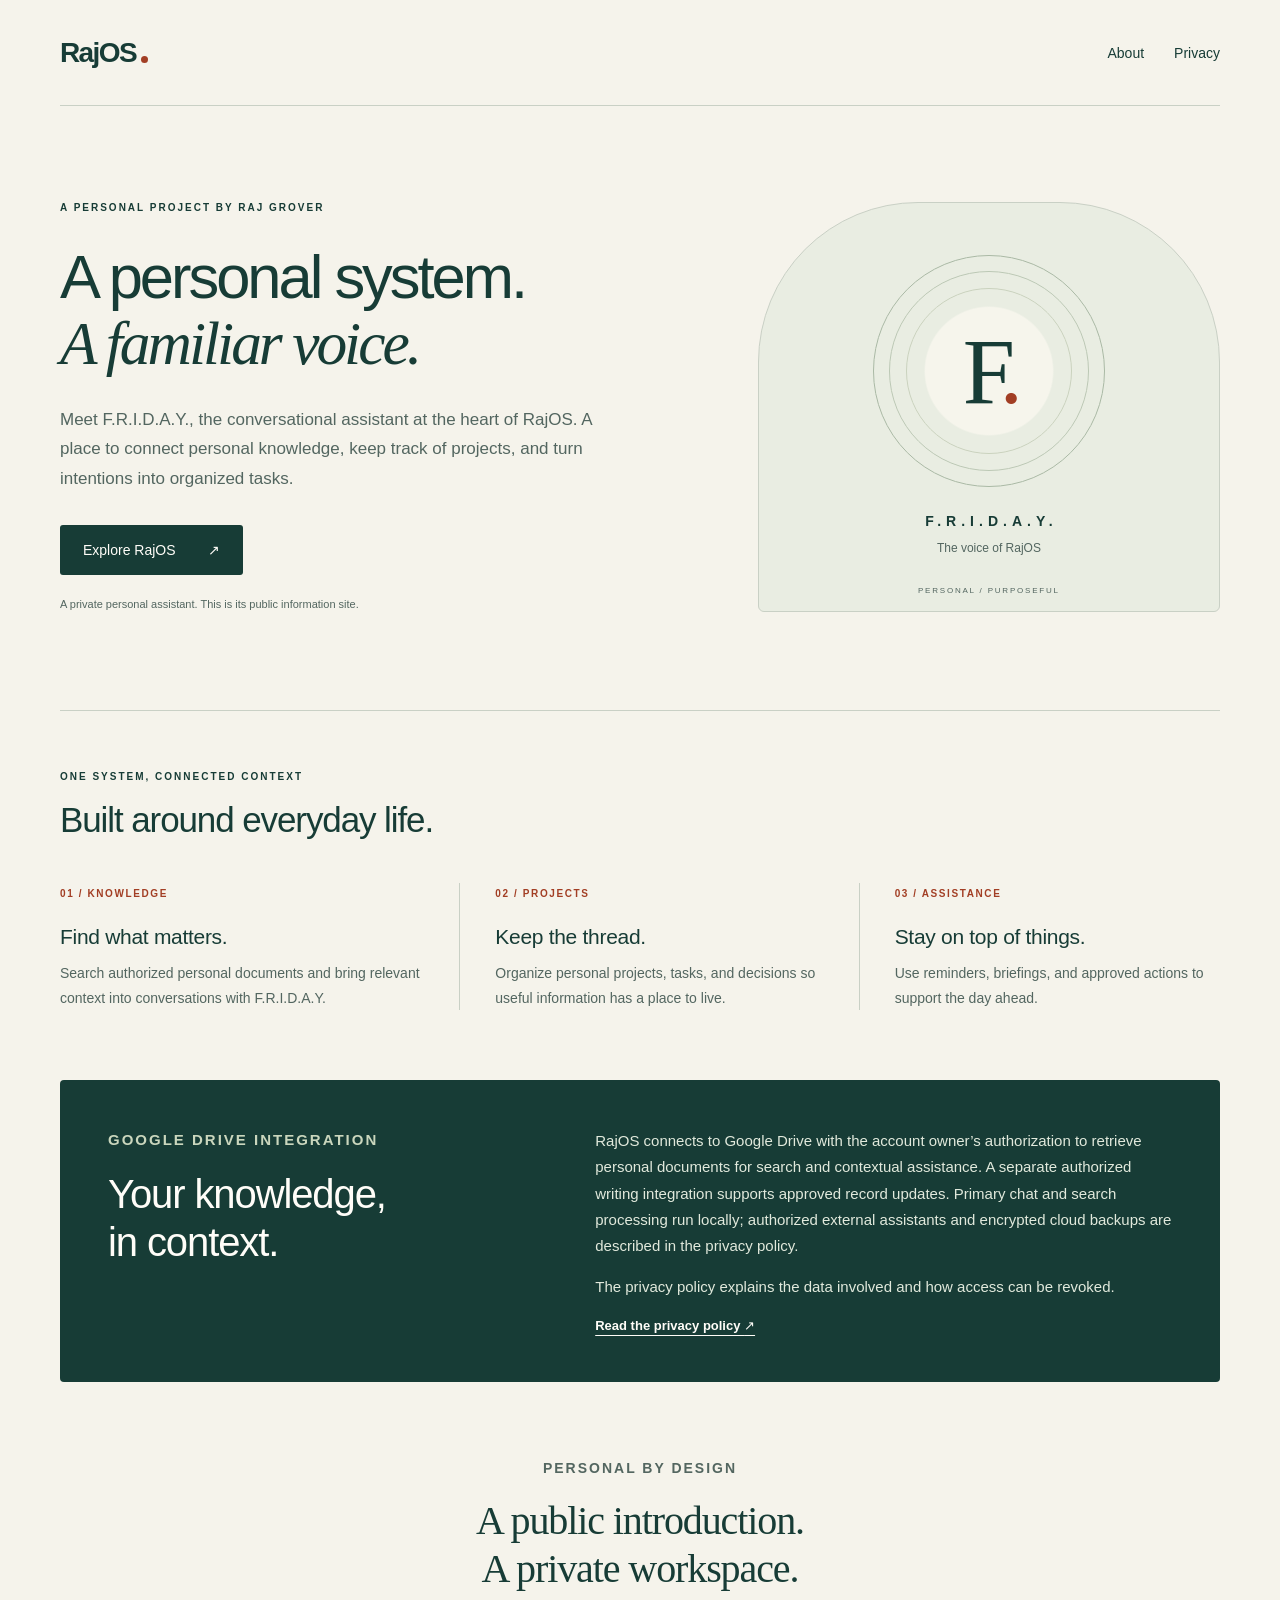
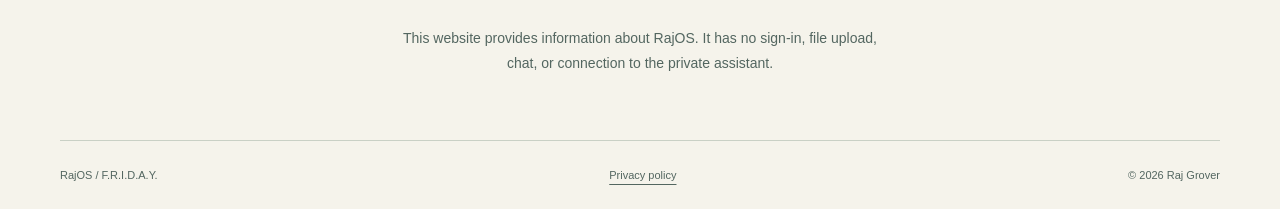
<file: index.html>
<!doctype html>
<html lang="en">
<head>
  <meta charset="utf-8">
  <meta name="viewport" content="width=device-width,initial-scale=1">
  <meta name="description" content="RajOS is a personal knowledge and task system. F.R.I.D.A.Y. is its conversational assistant for projects, reminders, and authorized personal knowledge.">
  <title>RajOS — Meet F.R.I.D.A.Y.</title>
  <link rel="stylesheet" href="styles.css">
</head>
<body>
  <a class="skip" href="#main">Skip to content</a>
  <header class="site-header wrap"><a class="wordmark" href="index.html" aria-label="RajOS home">RajOS<span class="brand-dot" aria-hidden="true"></span></a><nav aria-label="Main navigation"><a href="#about">About</a><a href="privacy.html">Privacy</a></nav></header>
  <main id="main">
    <section class="hero wrap" aria-labelledby="hero-title">
      <div class="hero-copy"><p class="eyebrow">A personal project by Raj Grover</p><h1 id="hero-title">A personal system.<br><em>A familiar voice.</em></h1><p class="intro">Meet F.R.I.D.A.Y., the conversational assistant at the heart of RajOS. A place to connect personal knowledge, keep track of projects, and turn intentions into organized tasks.</p><a class="button" href="#about">Explore RajOS <span aria-hidden="true">↗</span></a><p class="quiet">A private personal assistant. This is its public information site.</p></div>
      <div class="identity" role="img" aria-label="F.R.I.D.A.Y. identity: concentric circles surrounding the letter F"><div class="orb"><span>F<span class="orb-dot">.</span></span></div><p class="identity-label">F.R.I.D.A.Y.</p><p class="identity-caption">The voice of RajOS</p><span class="coordinate" aria-hidden="true">PERSONAL / PURPOSEFUL</span></div>
    </section>
    <section id="about" class="section wrap" aria-labelledby="about-title"><div class="section-heading"><p class="eyebrow">One system, connected context</p><h2 id="about-title">Built around everyday life.</h2></div><div class="cards"><article><span class="number">01 / KNOWLEDGE</span><h3>Find what matters.</h3><p>Search authorized personal documents and bring relevant context into conversations with F.R.I.D.A.Y.</p></article><article><span class="number">02 / PROJECTS</span><h3>Keep the thread.</h3><p>Organize personal projects, tasks, and decisions so useful information has a place to live.</p></article><article><span class="number">03 / ASSISTANCE</span><h3>Stay on top of things.</h3><p>Use reminders, briefings, and approved actions to support the day ahead.</p></article></div></section>
    <section class="connection wrap" aria-labelledby="drive-title"><div><p class="eyebrow">Google Drive integration</p><h2 id="drive-title">Your knowledge,<br>in context.</h2></div><div><p>RajOS connects to Google Drive with the account owner’s authorization to retrieve personal documents for search and contextual assistance. A separate authorized writing integration supports approved record updates. Primary chat and search processing run locally; authorized external assistants and encrypted cloud backups are described in the privacy policy.</p><p>The privacy policy explains the data involved and how access can be revoked.</p><a class="text-link" href="privacy.html">Read the privacy policy <span aria-hidden="true">↗</span></a></div></section>
    <section class="closing wrap"><p class="eyebrow">Personal by design</p><h2>A public introduction.<br>A private workspace.</h2><p>This website provides information about RajOS. It has no sign-in, file upload, chat, or connection to the private assistant.</p></section>
  </main>
  <footer class="site-footer wrap"><span>RajOS / F.R.I.D.A.Y.</span><a href="privacy.html">Privacy policy</a><span>© 2026 Raj Grover</span></footer>
</body>
</html>
</file>
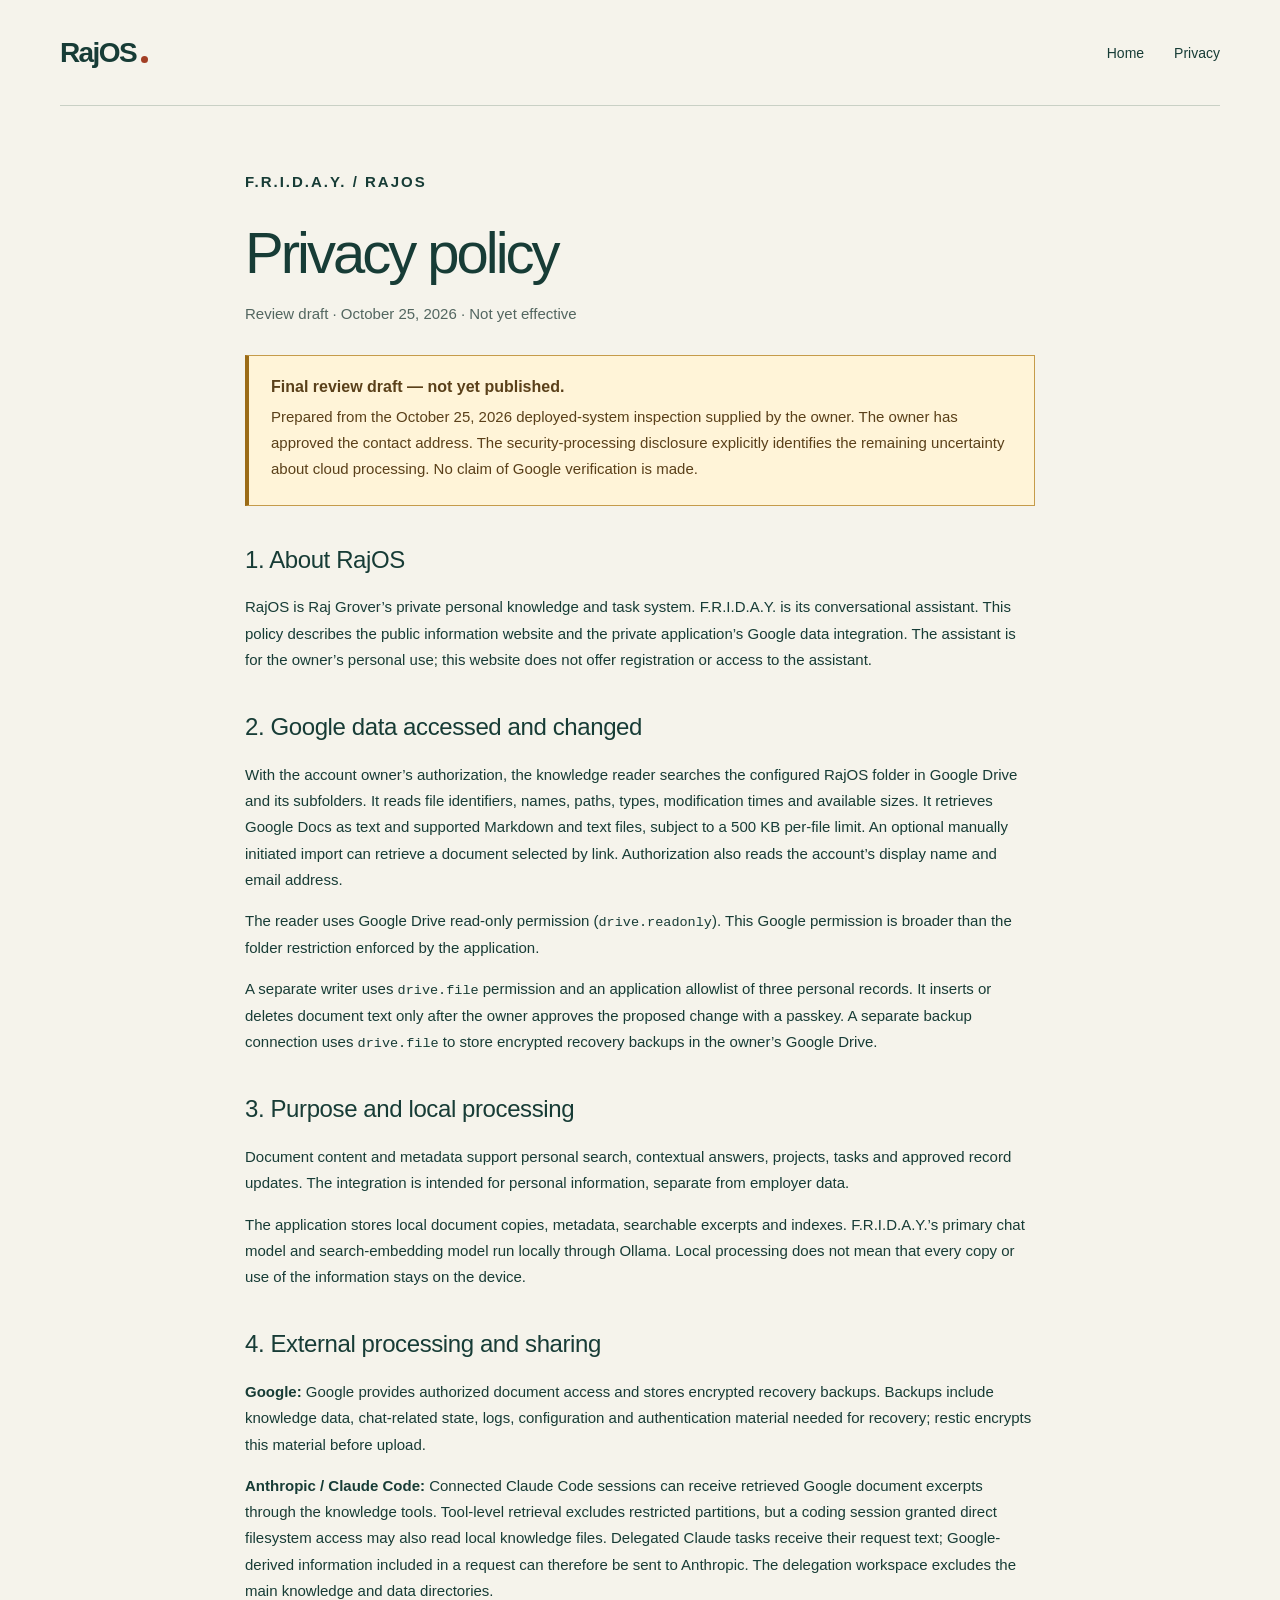
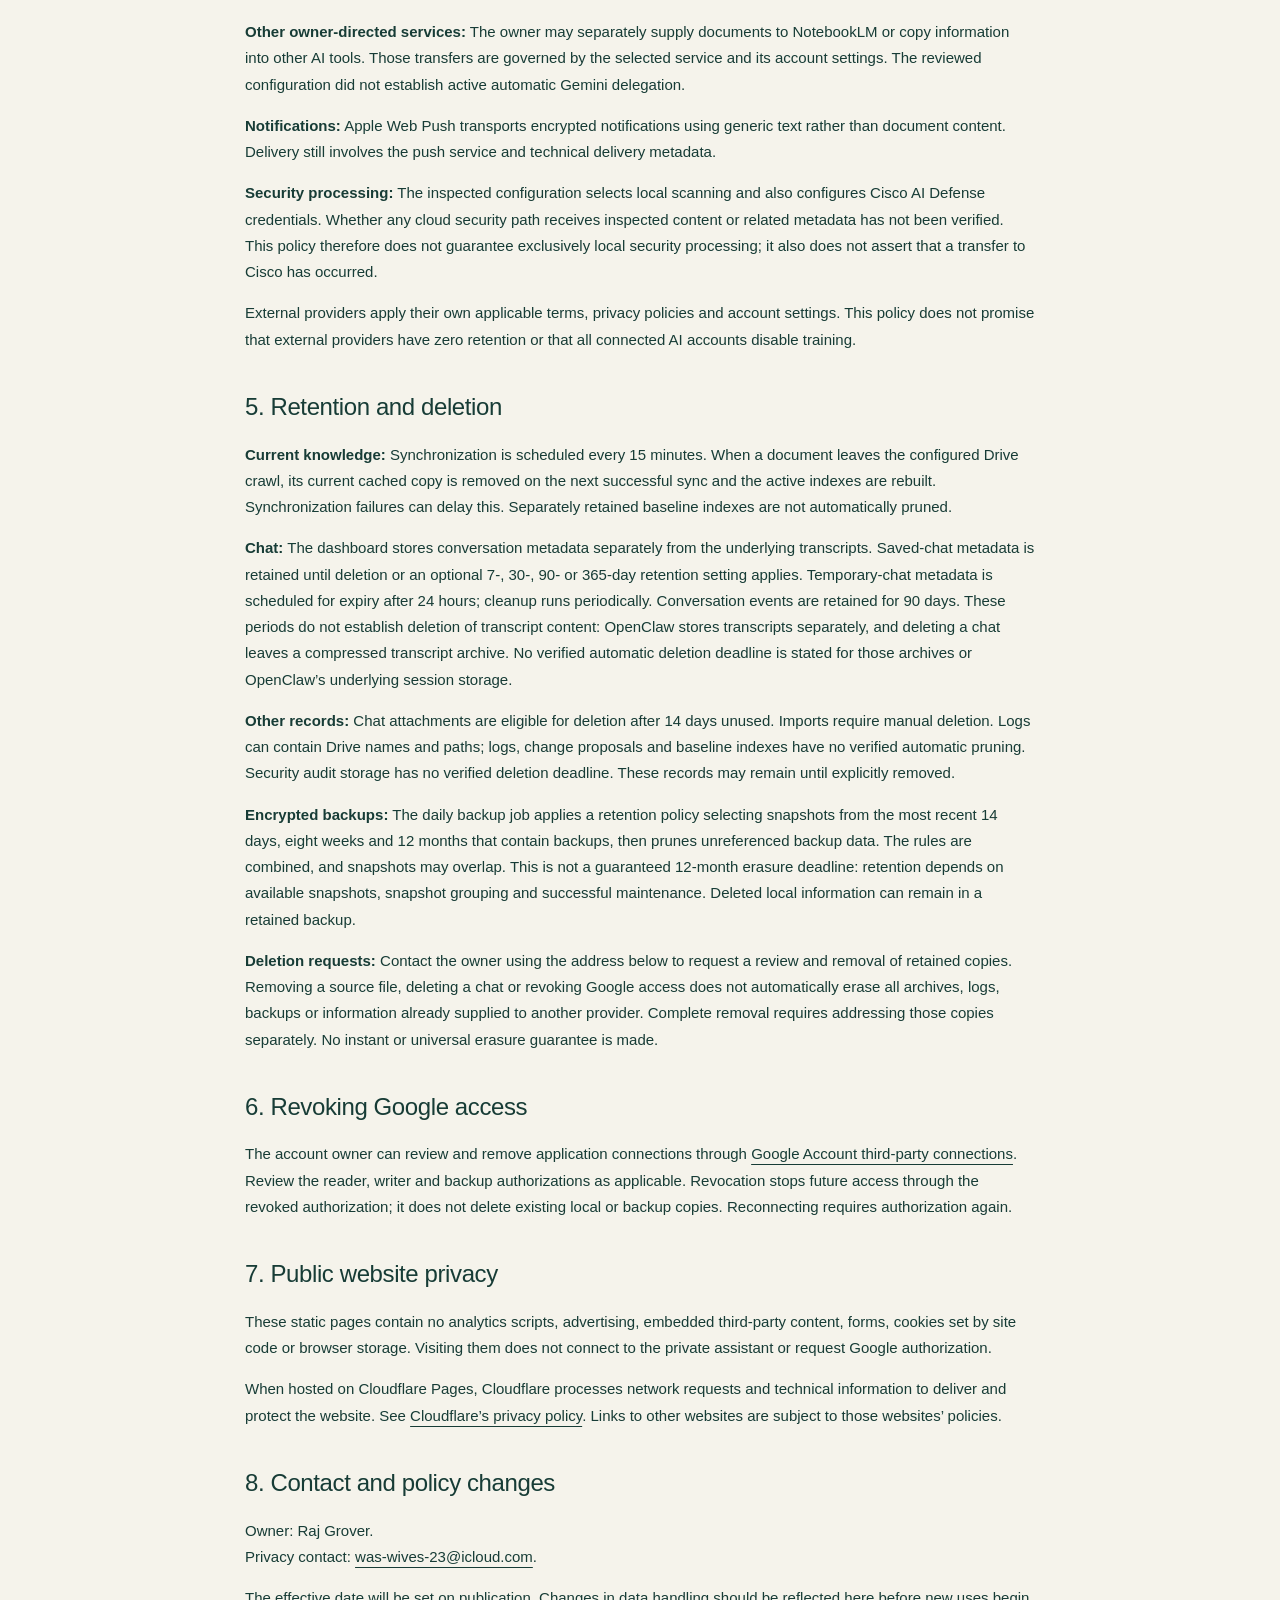
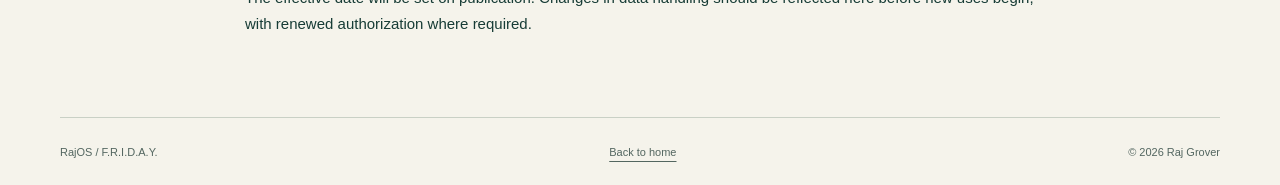
<file: privacy.html>
<!doctype html>
<html lang="en">
<head><meta charset="utf-8"><meta name="viewport" content="width=device-width,initial-scale=1"><meta name="robots" content="noindex"><meta name="description" content="Privacy information for the RajOS personal assistant and its Google Drive integration."><title>Privacy — RajOS</title><link rel="stylesheet" href="styles.css"></head>
<body>
<a class="skip" href="#main">Skip to content</a>
<header class="site-header wrap"><a class="wordmark" href="index.html" aria-label="RajOS home">RajOS<span class="brand-dot" aria-hidden="true"></span></a><nav aria-label="Main navigation"><a href="index.html">Home</a><a href="privacy.html" aria-current="page">Privacy</a></nav></header>
<main id="main" class="policy wrap">
<p class="eyebrow">F.R.I.D.A.Y. / RajOS</p><h1>Privacy policy</h1><p class="policy-date">Review draft · October 25, 2026 · Not yet effective</p>
<aside class="review" aria-label="Publication review required"><strong>Final review draft — not yet published.</strong><p>Prepared from the October 25, 2026 deployed-system inspection supplied by the owner. The owner has approved the contact address. The security-processing disclosure explicitly identifies the remaining uncertainty about cloud processing. No claim of Google verification is made.</p></aside>
<section><h2>1. About RajOS</h2><p>RajOS is Raj Grover’s private personal knowledge and task system. F.R.I.D.A.Y. is its conversational assistant. This policy describes the public information website and the private application’s Google data integration. The assistant is for the owner’s personal use; this website does not offer registration or access to the assistant.</p></section>
<section><h2>2. Google data accessed and changed</h2><p>With the account owner’s authorization, the knowledge reader searches the configured RajOS folder in Google Drive and its subfolders. It reads file identifiers, names, paths, types, modification times and available sizes. It retrieves Google Docs as text and supported Markdown and text files, subject to a 500 KB per-file limit. An optional manually initiated import can retrieve a document selected by link. Authorization also reads the account’s display name and email address.</p><p>The reader uses Google Drive read-only permission (<code>drive.readonly</code>). This Google permission is broader than the folder restriction enforced by the application.</p><p>A separate writer uses <code>drive.file</code> permission and an application allowlist of three personal records. It inserts or deletes document text only after the owner approves the proposed change with a passkey. A separate backup connection uses <code>drive.file</code> to store encrypted recovery backups in the owner’s Google Drive.</p></section>
<section><h2>3. Purpose and local processing</h2><p>Document content and metadata support personal search, contextual answers, projects, tasks and approved record updates. The integration is intended for personal information, separate from employer data.</p><p>The application stores local document copies, metadata, searchable excerpts and indexes. F.R.I.D.A.Y.’s primary chat model and search-embedding model run locally through Ollama. Local processing does not mean that every copy or use of the information stays on the device.</p></section>
<section><h2>4. External processing and sharing</h2><p><strong>Google:</strong> Google provides authorized document access and stores encrypted recovery backups. Backups include knowledge data, chat-related state, logs, configuration and authentication material needed for recovery; restic encrypts this material before upload.</p><p><strong>Anthropic / Claude Code:</strong> Connected Claude Code sessions can receive retrieved Google document excerpts through the knowledge tools. Tool-level retrieval excludes restricted partitions, but a coding session granted direct filesystem access may also read local knowledge files. Delegated Claude tasks receive their request text; Google-derived information included in a request can therefore be sent to Anthropic. The delegation workspace excludes the main knowledge and data directories.</p><p><strong>Other owner-directed services:</strong> The owner may separately supply documents to NotebookLM or copy information into other AI tools. Those transfers are governed by the selected service and its account settings. The reviewed configuration did not establish active automatic Gemini delegation.</p><p><strong>Notifications:</strong> Apple Web Push transports encrypted notifications using generic text rather than document content. Delivery still involves the push service and technical delivery metadata.</p><p><strong>Security processing:</strong> The inspected configuration selects local scanning and also configures Cisco AI Defense credentials. Whether any cloud security path receives inspected content or related metadata has not been verified. This policy therefore does not guarantee exclusively local security processing; it also does not assert that a transfer to Cisco has occurred.</p><p>External providers apply their own applicable terms, privacy policies and account settings. This policy does not promise that external providers have zero retention or that all connected AI accounts disable training.</p></section>
<section><h2>5. Retention and deletion</h2><p><strong>Current knowledge:</strong> Synchronization is scheduled every 15 minutes. When a document leaves the configured Drive crawl, its current cached copy is removed on the next successful sync and the active indexes are rebuilt. Synchronization failures can delay this. Separately retained baseline indexes are not automatically pruned.</p><p><strong>Chat:</strong> The dashboard stores conversation metadata separately from the underlying transcripts. Saved-chat metadata is retained until deletion or an optional 7-, 30-, 90- or 365-day retention setting applies. Temporary-chat metadata is scheduled for expiry after 24 hours; cleanup runs periodically. Conversation events are retained for 90 days. These periods do not establish deletion of transcript content: OpenClaw stores transcripts separately, and deleting a chat leaves a compressed transcript archive. No verified automatic deletion deadline is stated for those archives or OpenClaw’s underlying session storage.</p><p><strong>Other records:</strong> Chat attachments are eligible for deletion after 14 days unused. Imports require manual deletion. Logs can contain Drive names and paths; logs, change proposals and baseline indexes have no verified automatic pruning. Security audit storage has no verified deletion deadline. These records may remain until explicitly removed.</p><p><strong>Encrypted backups:</strong> The daily backup job applies a retention policy selecting snapshots from the most recent 14 days, eight weeks and 12 months that contain backups, then prunes unreferenced backup data. The rules are combined, and snapshots may overlap. This is not a guaranteed 12-month erasure deadline: retention depends on available snapshots, snapshot grouping and successful maintenance. Deleted local information can remain in a retained backup.</p><p><strong>Deletion requests:</strong> Contact the owner using the address below to request a review and removal of retained copies. Removing a source file, deleting a chat or revoking Google access does not automatically erase all archives, logs, backups or information already supplied to another provider. Complete removal requires addressing those copies separately. No instant or universal erasure guarantee is made.</p></section>
<section><h2>6. Revoking Google access</h2><p>The account owner can review and remove application connections through <a href="https://myaccount.google.com/connections">Google Account third-party connections</a>. Review the reader, writer and backup authorizations as applicable. Revocation stops future access through the revoked authorization; it does not delete existing local or backup copies. Reconnecting requires authorization again.</p></section>
<section><h2>7. Public website privacy</h2><p>These static pages contain no analytics scripts, advertising, embedded third-party content, forms, cookies set by site code or browser storage. Visiting them does not connect to the private assistant or request Google authorization.</p><p>When hosted on Cloudflare Pages, Cloudflare processes network requests and technical information to deliver and protect the website. See <a href="https://www.cloudflare.com/privacypolicy/">Cloudflare’s privacy policy</a>. Links to other websites are subject to those websites’ policies.</p></section>
<section><h2>8. Contact and policy changes</h2><p>Owner: Raj Grover.<br>Privacy contact: <a href="mailto:was-wives-23@icloud.com">was-wives-23@icloud.com</a>.</p><p>The effective date will be set on publication. Changes in data handling should be reflected here before new uses begin, with renewed authorization where required.</p></section>
</main><footer class="site-footer wrap"><span>RajOS / F.R.I.D.A.Y.</span><a href="index.html">Back to home</a><span>© 2026 Raj Grover</span></footer>
</body></html>
</file>
<file: styles.css>
@charset "UTF-8";
:root{--paper:#f5f3eb;--ink:#173c36;--muted:#536660;--line:#c9d0c5;--accent:#a23e24;--white:#fffdf8;font-family:Arial,Helvetica,sans-serif;color:var(--ink);background:var(--paper);font-synthesis:none}
*{box-sizing:border-box}html{scroll-behavior:smooth;scroll-padding-top:32px}body{margin:0}a{color:inherit;text-underline-offset:5px}a:focus-visible{outline:3px solid var(--accent);outline-offset:6px}.wrap{width:min(1160px,calc(100% - 80px));margin-inline:auto}.skip{position:absolute;left:20px;top:-80px;z-index:2;background:var(--white);padding:14px}.skip:focus{top:12px}.site-header{height:106px;display:flex;justify-content:space-between;align-items:center;border-bottom:1px solid var(--line)}.wordmark{font-size:28px;font-weight:800;letter-spacing:-1.6px;text-decoration:none;display:flex;align-items:center;gap:5px}.brand-dot{width:7px;height:7px;border-radius:50%;background:var(--accent);margin-top:14px}nav{display:flex;gap:30px;font-size:14px}nav a{text-decoration:none}nav a:hover{text-decoration:underline}.hero{display:grid;grid-template-columns:1.38fr 1fr;gap:60px;padding-block:94px 96px;align-items:center}.eyebrow{font-size:10px;letter-spacing:2px;text-transform:uppercase;font-weight:700;margin:0 0 28px;line-height:1.6}h1,h2,h3,p{margin-top:0}h1{font-size:clamp(42px,4.8vw,66px);line-height:1.08;letter-spacing:-3px;font-weight:500;margin-bottom:28px}h1 em{font-family:Georgia,'Times New Roman',serif;font-weight:400}p{font-size:16px;line-height:1.75}.intro{max-width:540px;color:var(--muted);font-size:17px}.button{display:inline-flex;align-items:center;gap:32px;background:var(--ink);color:var(--white);text-decoration:none;padding:17px 23px;margin-top:14px;font-size:14px;border-radius:3px}.button:hover{background:#28584e}.quiet{font-size:11px;color:var(--muted);margin:20px 0 0;max-width:390px}.identity{position:relative;min-height:410px;border:1px solid var(--line);background:#e9ede2;display:flex;flex-direction:column;align-items:center;justify-content:center;overflow:hidden;border-radius:160px 160px 6px 6px}.orb{width:232px;height:232px;border-radius:50%;border:1px solid #aab9a5;display:grid;place-items:center;position:relative;background:radial-gradient(circle,#f6f5ec 39%,transparent 40%)}.orb:before,.orb:after{content:"";position:absolute;inset:15px;border:1px solid #bcc8b5;border-radius:50%}.orb:after{inset:32px;border-color:#cad2be}.orb>span{font-family:Georgia,'Times New Roman',serif;font-size:94px;letter-spacing:-8px;z-index:1}.orb-dot{color:var(--accent)}.identity-label{margin:22px 0 4px;font-size:14px;font-weight:700;letter-spacing:5px;padding-left:5px}.identity-caption{font-size:12px;color:var(--muted);margin-bottom:0}.coordinate{position:absolute;bottom:16px;font-size:8px;letter-spacing:1.8px;color:var(--muted)}.section{padding-block:58px 70px;border-top:1px solid var(--line)}.section-heading .eyebrow{margin-bottom:14px}h2{font-size:35px;line-height:1.2;letter-spacing:-1.1px;font-weight:500}.cards{display:grid;grid-template-columns:repeat(3,1fr);gap:38px;margin-top:42px}.cards article+article{border-left:1px solid var(--line);padding-left:35px}.number{font-size:10px;letter-spacing:1.6px;color:var(--accent);font-weight:700}h3{font-size:21px;font-weight:500;letter-spacing:-.3px;margin-top:24px;margin-bottom:12px}.cards p{font-size:14px;color:var(--muted);margin-bottom:0}.connection{display:grid;grid-template-columns:1fr 1.35fr;gap:60px;padding:48px;background:var(--ink);color:var(--white);border-radius:4px}.connection .eyebrow{color:#cad6bd;margin-bottom:18px}.connection h2{font-size:40px;margin-bottom:0}.connection p{font-size:15px;color:#e1e9dc}.text-link{font-size:13px;font-weight:700}.closing{text-align:center;padding-block:75px 65px}.closing .eyebrow{margin-bottom:18px}.closing h2{font-family:Georgia,'Times New Roman',serif;font-size:40px}.closing p{max-width:500px;margin:0 auto;font-size:14px;color:var(--muted)}.site-footer{border-top:1px solid var(--line);display:flex;justify-content:space-between;gap:20px;padding-block:28px;font-size:11px;color:var(--muted)}.policy{max-width:790px;padding-block:64px}.policy h1{font-size:58px;margin-bottom:16px}.policy-date{color:var(--muted);font-size:13px}.policy section{margin-top:40px}.policy h2{font-size:24px;letter-spacing:-.4px}.policy p{font-size:15px}.review{border:1px solid #c59b4a;border-left:4px solid #9b6b16;padding:22px;background:#fff4d8;margin:28px 0 40px;color:#5a401a}.review p{margin:8px 0 0}.review-note{border-left:3px solid #b18a3b;padding:12px 16px;background:#f8edcf;color:#5a401a}code{font-size:.9em;overflow-wrap:anywhere}.policy a{overflow-wrap:anywhere}
@media(max-width:800px){.wrap{width:calc(100% - 40px)}.site-header{height:82px}.hero{gap:30px;padding-block:52px;grid-template-columns:1fr}.hero-copy{max-width:580px}.hero h1{font-size:52px}.identity{min-height:340px;border-radius:160px 160px 4px 4px;max-width:410px;width:100%;margin-inline:auto}.orb{width:195px;height:195px}.cards{gap:24px}.cards article+article{padding-left:20px}.connection{padding:30px;gap:24px;grid-template-columns:1fr}.connection h2{font-size:34px}.section{padding-block:42px}.policy{padding-block:44px}.policy h1{font-size:45px}}
@media(max-width:520px){.hero h1{font-size:40px;letter-spacing:-1.7px}.eyebrow{font-size:9px;letter-spacing:1.6px}.intro{font-size:16px}.cards{grid-template-columns:1fr;gap:28px;margin-top:30px}.cards article+article{border-left:0;border-top:1px solid var(--line);padding:24px 0 0}h3{margin-top:16px}h2{font-size:29px}.site-footer{flex-wrap:wrap;font-size:10px}.site-footer span:last-child{width:100%}.closing h2{font-size:33px}.connection{padding:27px}.policy h1{font-size:40px}.policy h2{font-size:22px}}
@media(prefers-reduced-motion:reduce){html{scroll-behavior:auto}}
</file>
